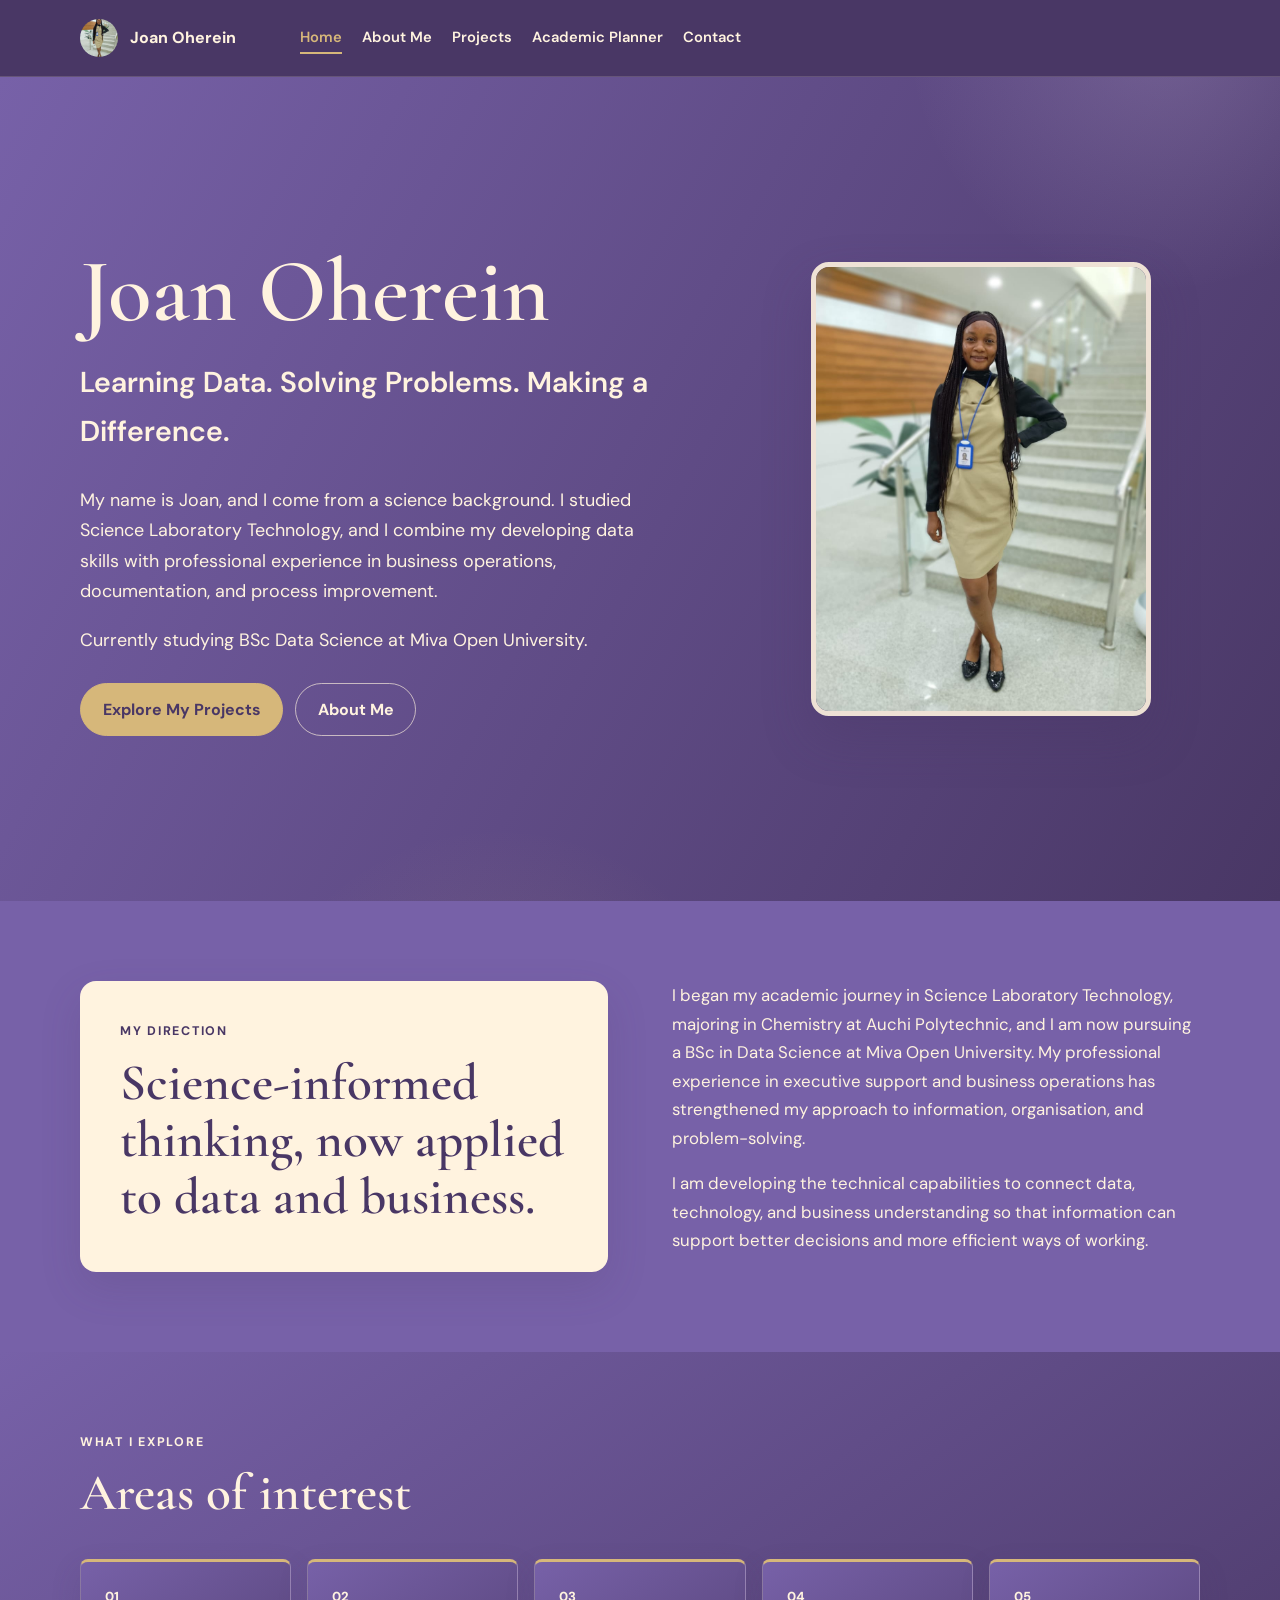
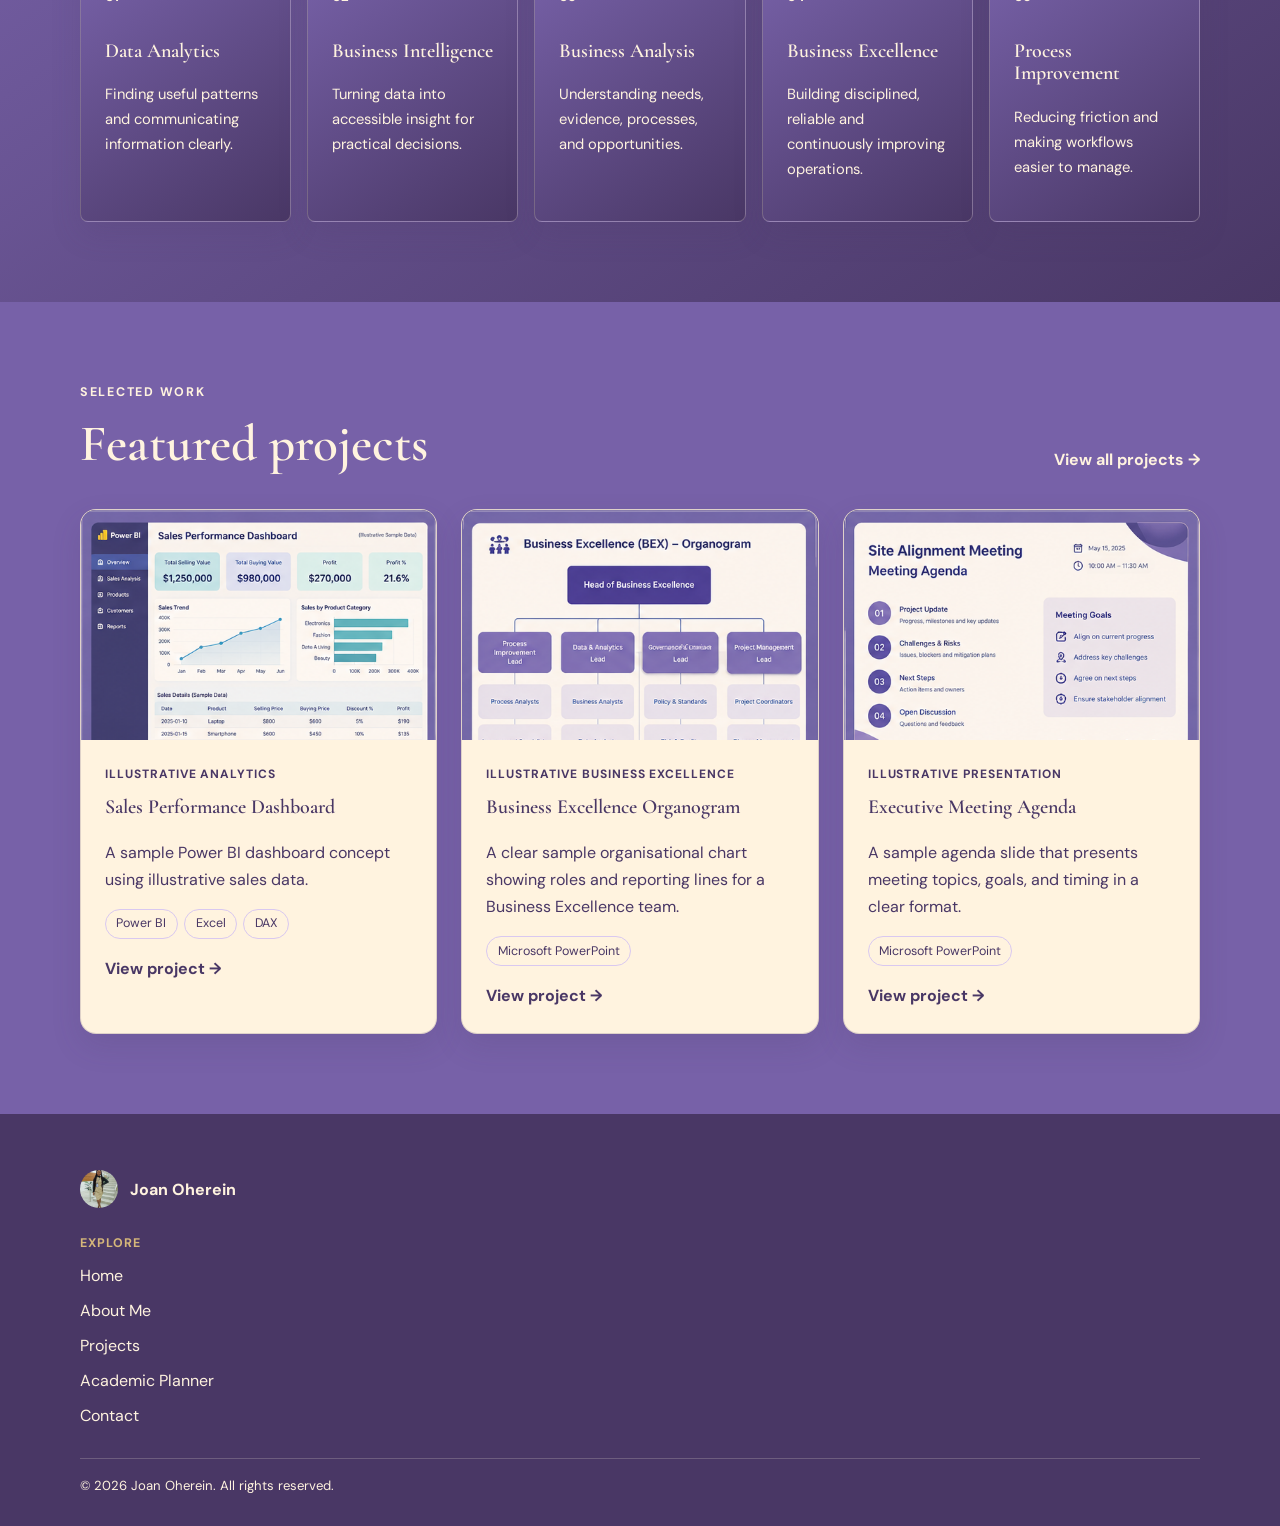
<file: index.html>
<!DOCTYPE html>
<html lang="en">
<head>
  <meta charset="UTF-8">
  <meta name="viewport" content="width=device-width, initial-scale=1.0">
  <meta name="description" content="Portfolio of Joan Oherein, a BSc Data Science student and aspiring data professional.">
  <title>Joan Oherein | Data Science Portfolio</title>
  <link rel="preconnect" href="https://fonts.googleapis.com">
  <link rel="preconnect" href="https://fonts.gstatic.com" crossorigin>
  <link href="https://fonts.googleapis.com/css2?family=Cormorant+Garamond:wght@500;600;700&family=DM+Sans:wght@400;500;600;700&display=swap" rel="stylesheet">
  <link rel="stylesheet" href="css/style.css">
</head>
<body>
  <a class="skip-link" href="#main-content">Skip to main content</a>
  <header class="site-header">
    <div class="container nav-wrap">
      <a class="brand" href="index.html" aria-label="Joan Oherein home"><img class="brand-mark" src="assets/images/Profile.Jpeg" alt=""><span>Joan Oherein</span></a>
      <button class="nav-toggle" type="button" aria-expanded="false" aria-controls="primary-nav" aria-label="Open navigation"><span></span><span></span><span></span></button>
      <nav id="primary-nav" class="primary-nav" aria-label="Primary navigation">
        <a class="active" href="index.html" aria-current="page">Home</a><a href="about.html">About Me</a><a href="projects.html">Projects</a><a href="planner.html">Academic Planner</a><a href="contact.html">Contact</a>
      </nav>
    </div>
  </header>
  <main id="main-content">
    <section class="hero section">
      <div class="container hero-grid">
        <div class="hero-copy reveal">
          <h1>Joan Oherein</h1>
          <p class="hero-tagline">Learning Data. Solving Problems. Making a Difference.</p>
          <p class="lead">My name is Joan, and I come from a science background. I studied Science Laboratory Technology, and I combine my developing data skills with professional experience in business operations, documentation, and process improvement.</p>
          <p class="lead">Currently studying BSc Data Science at Miva Open University.</p>
          <div class="button-row"><a class="button" href="projects.html">Explore My Projects</a><a class="button button-secondary" href="about.html">About Me</a></div>
        </div>
        <figure class="profile-frame reveal">
          <img src="assets/images/Profile.Jpeg" alt="Portrait of Joan Oherein Efelomo">
        </figure>
      </div>
    </section>
    <section class="section">
      <div class="container intro-grid">
        <div><p class="eyebrow">My Direction</p><h2>Science-informed thinking, now applied to data and business.</h2></div>
        <div class="prose"><p>I began my academic journey in Science Laboratory Technology, majoring in Chemistry at Auchi Polytechnic, and I am now pursuing a BSc in Data Science at Miva Open University. My professional experience in executive support and business operations has strengthened my approach to information, organisation, and problem-solving.</p><p>I am developing the technical capabilities to connect data, technology, and business understanding so that information can support better decisions and more efficient ways of working.</p></div>
      </div>
    </section>
    <section class="section section-tinted" aria-labelledby="interests-heading">
      <div class="container"><div class="section-heading"><p class="eyebrow">What I Explore</p><h2 id="interests-heading">Areas of interest</h2></div><div class="interest-grid">
        <article class="interest-card"><span>01</span><h3>Data Analytics</h3><p>Finding useful patterns and communicating information clearly.</p></article>
        <article class="interest-card"><span>02</span><h3>Business Intelligence</h3><p>Turning data into accessible insight for practical decisions.</p></article>
        <article class="interest-card"><span>03</span><h3>Business Analysis</h3><p>Understanding needs, evidence, processes, and opportunities.</p></article>
        <article class="interest-card"><span>04</span><h3>Business Excellence</h3><p>Building disciplined, reliable and continuously improving operations.</p></article>
        <article class="interest-card"><span>05</span><h3>Process Improvement</h3><p>Reducing friction and making workflows easier to manage.</p></article>
      </div></div>
    </section>
    <section class="section" aria-labelledby="featured-heading">
      <div class="container"><div class="section-heading split-heading"><div><p class="eyebrow">Selected Work</p><h2 id="featured-heading">Featured projects</h2></div><a class="text-link" href="projects.html">View all projects <span aria-hidden="true">→</span></a></div><div class="project-grid">
        <article class="project-card"><img src="assets/images/Project%202.png" alt="Illustrative Power BI sales performance dashboard"><div class="project-body"><p class="project-type">Illustrative analytics</p><h3>Sales Performance Dashboard</h3><p>A sample Power BI dashboard concept using illustrative sales data.</p><p class="project-tools"><span>Power BI</span><span>Excel</span><span>DAX</span></p><a class="text-link" href="projects.html#sales-project">View project →</a></div></article>
        <article class="project-card"><img src="assets/images/project%201.png" alt="Illustrative Business Excellence team organogram"><div class="project-body"><p class="project-type">Illustrative business excellence</p><h3>Business Excellence Organogram</h3><p>A clear sample organisational chart showing roles and reporting lines for a Business Excellence team.</p><p class="project-tools"><span>Microsoft PowerPoint</span></p><a class="text-link" href="projects.html#organogram-project">View project →</a></div></article>
        <article class="project-card"><img src="assets/images/Project%203.png" alt="Illustrative executive meeting agenda slide"><div class="project-body"><p class="project-type">Illustrative presentation</p><h3>Executive Meeting Agenda</h3><p>A sample agenda slide that presents meeting topics, goals, and timing in a clear format.</p><p class="project-tools"><span>Microsoft PowerPoint</span></p><a class="text-link" href="projects.html#agenda-project">View project →</a></div></article>
      </div></div>
    </section>
  </main>
  <footer class="site-footer"><div class="container footer-grid"><div><a class="brand brand-light" href="index.html"><img class="brand-mark" src="assets/images/Profile.Jpeg" alt=""><span>Joan Oherein</span></a></div><div class="footer-explore"><span class="footer-section-label">EXPLORE</span><nav aria-label="Footer navigation"><a href="index.html">Home</a><a href="about.html">About Me</a><a href="projects.html">Projects</a><a href="planner.html">Academic Planner</a><a href="contact.html">Contact</a></nav></div></div><div class="container footer-bottom"><p>&copy; <span id="current-year">2026</span> Joan Oherein. All rights reserved.</p></div></footer>
  <script src="js/script.js"></script>
</body>
</html>
</file>
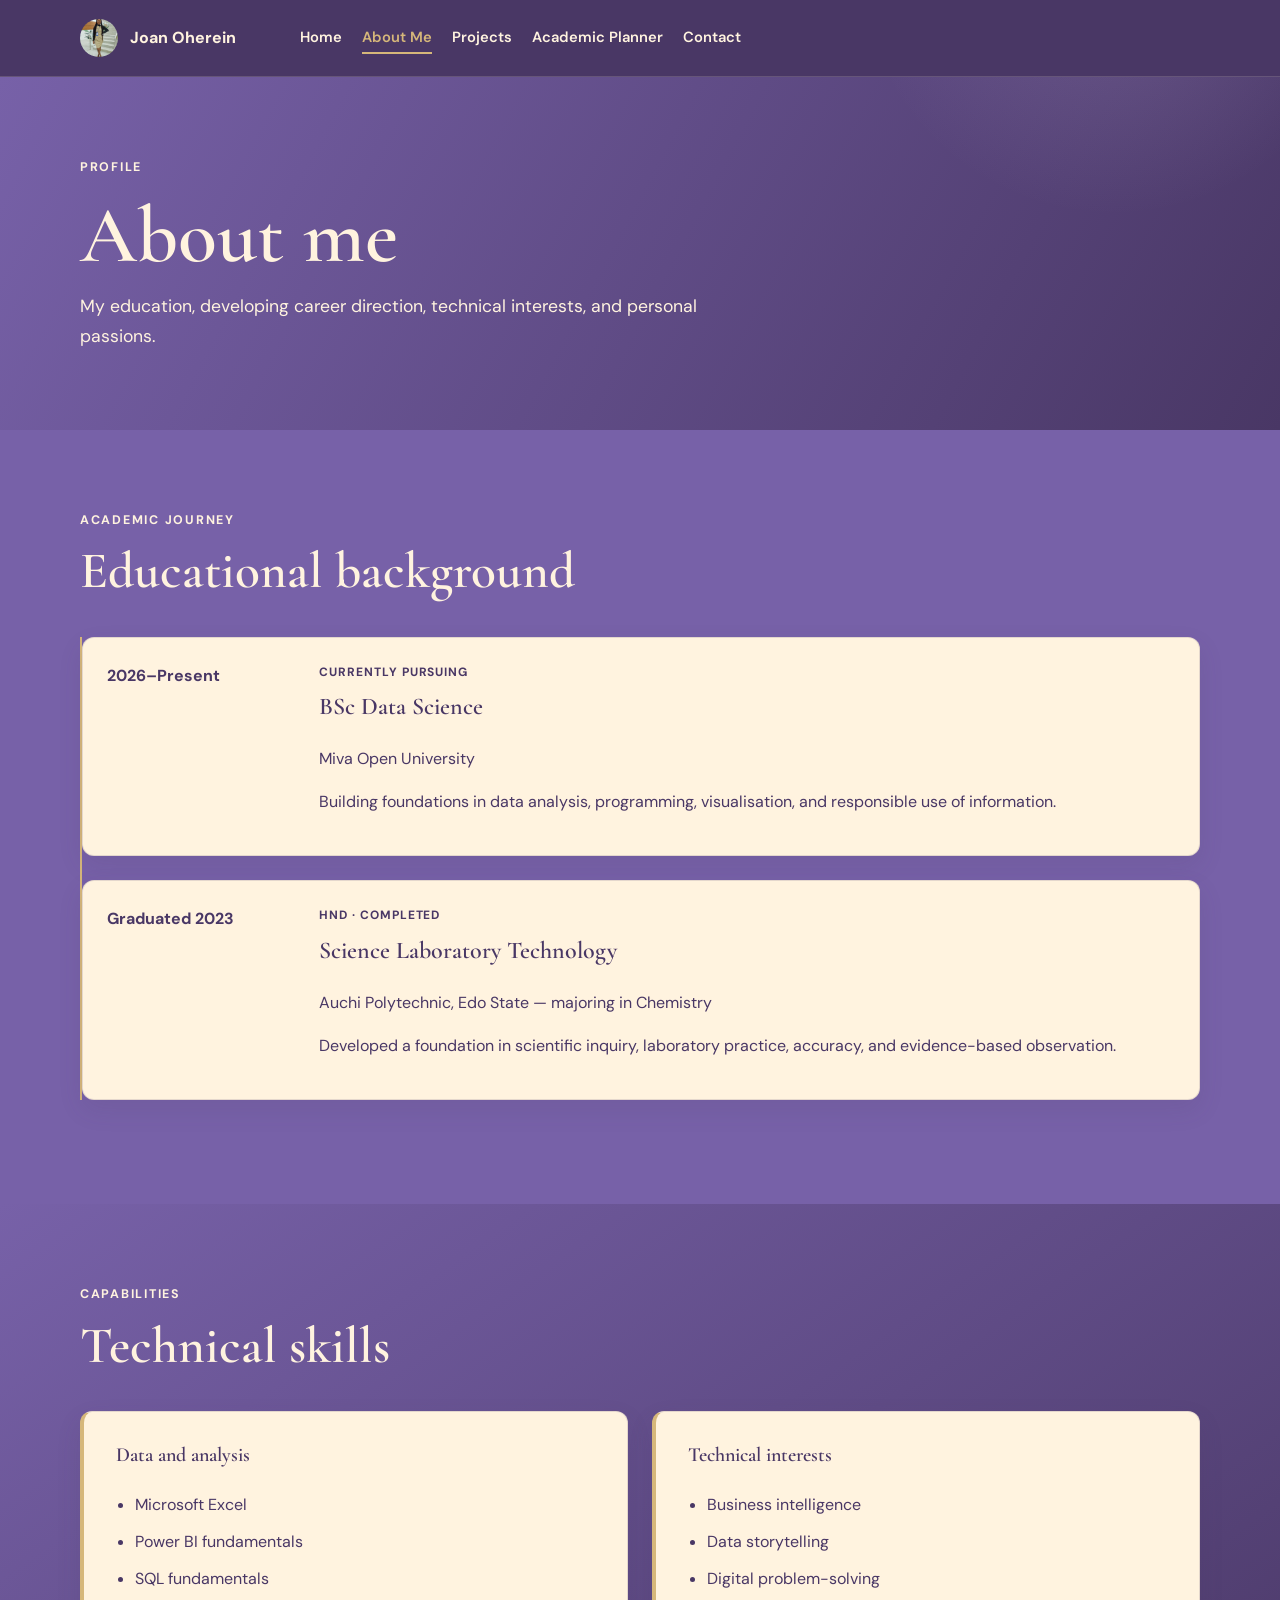
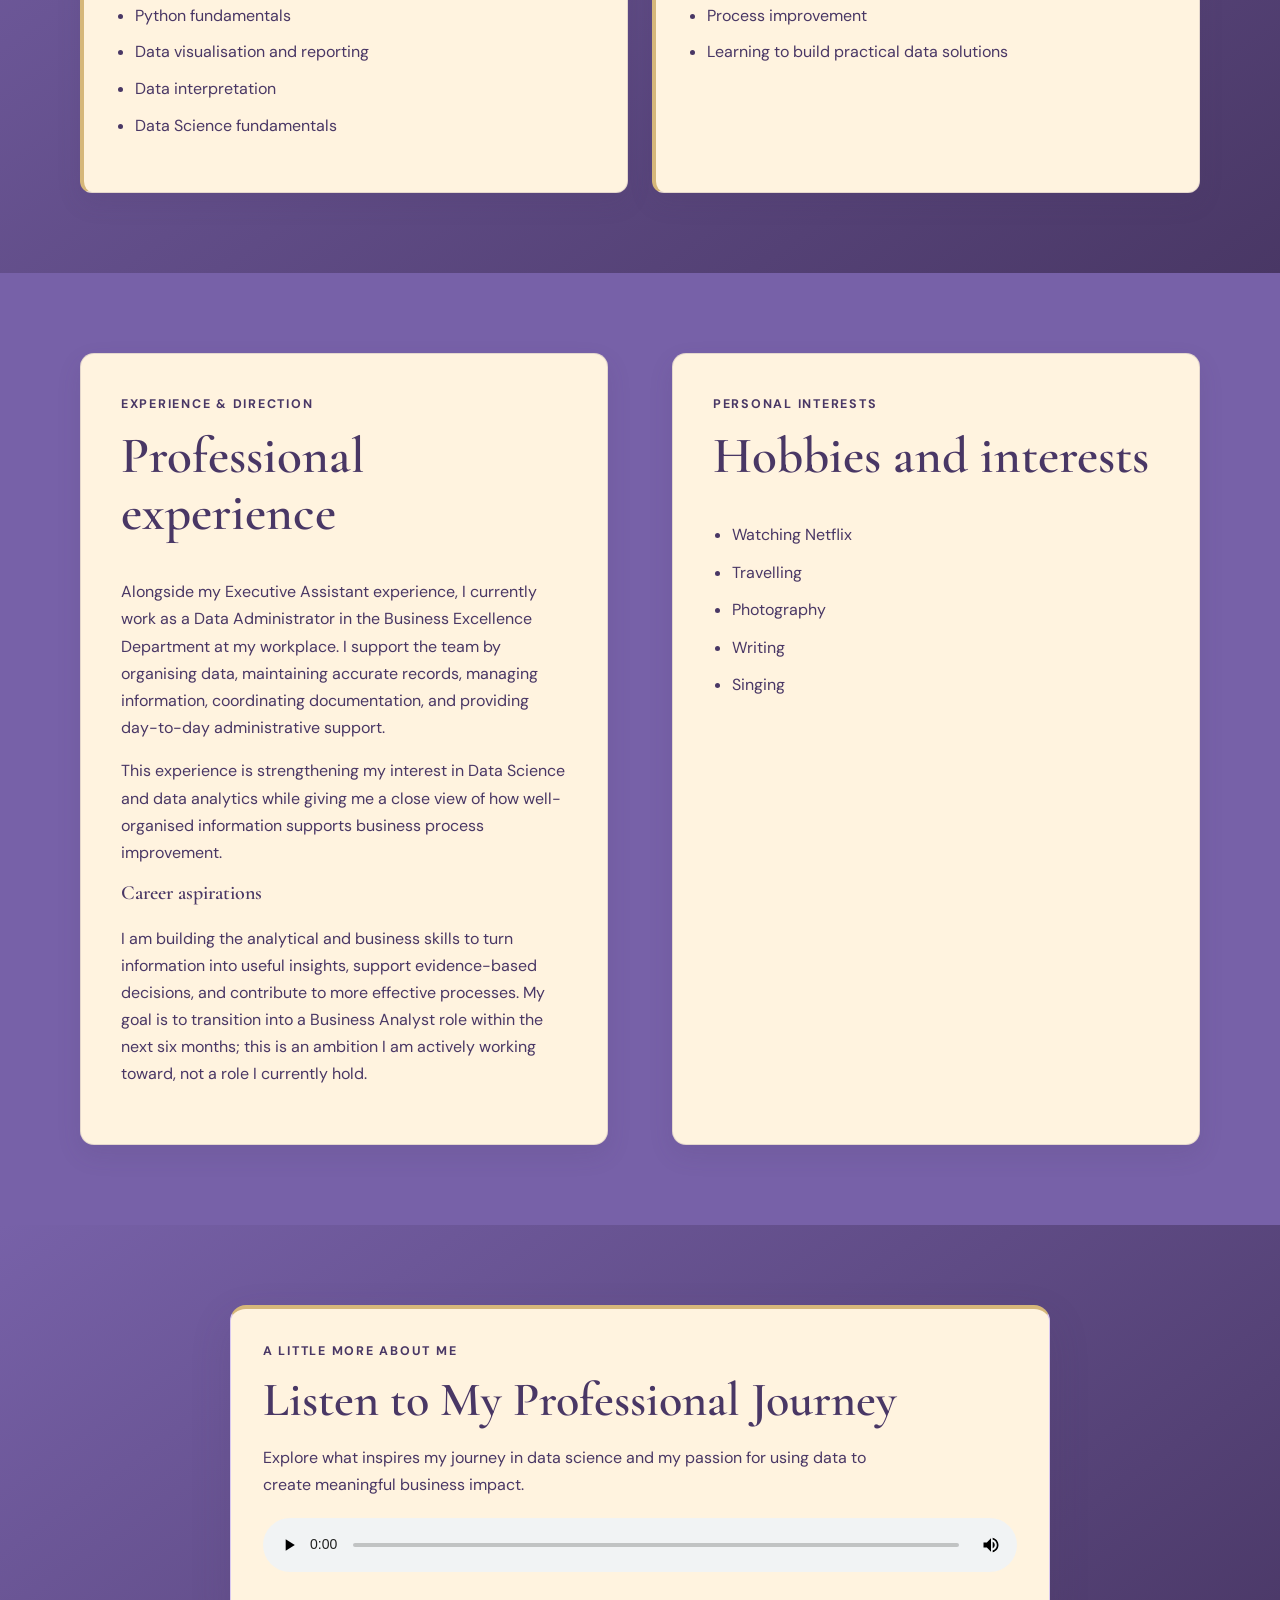
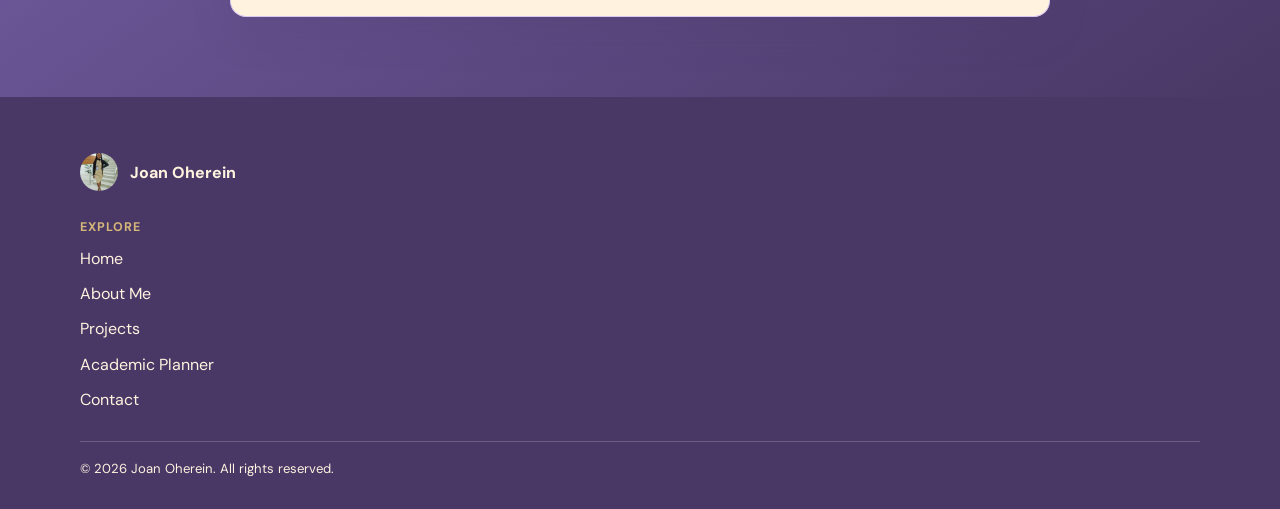
<file: about.html>
<!DOCTYPE html>
<html lang="en">
<head><meta charset="UTF-8"><meta name="viewport" content="width=device-width, initial-scale=1.0"><meta name="description" content="Explore Joan Oherein's educational background, technical skills, career aspirations, hobbies, and interests."><title>About Me | Joan Oherein</title><link rel="preconnect" href="https://fonts.googleapis.com"><link rel="preconnect" href="https://fonts.gstatic.com" crossorigin><link href="https://fonts.googleapis.com/css2?family=Cormorant+Garamond:wght@500;600;700&family=DM+Sans:wght@400;500;600;700&display=swap" rel="stylesheet"><link rel="stylesheet" href="css/style.css"></head>
<body>
<a class="skip-link" href="#main-content">Skip to main content</a>
<header class="site-header"><div class="container nav-wrap"><a class="brand" href="index.html"><img class="brand-mark" src="assets/images/Profile.Jpeg" alt=""><span>Joan Oherein</span></a><button class="nav-toggle" type="button" aria-expanded="false" aria-controls="primary-nav" aria-label="Open navigation"><span></span><span></span><span></span></button><nav id="primary-nav" class="primary-nav" aria-label="Primary navigation"><a href="index.html">Home</a><a class="active" href="about.html" aria-current="page">About Me</a><a href="projects.html">Projects</a><a href="planner.html">Academic Planner</a><a href="contact.html">Contact</a></nav></div></header>
<main id="main-content">
<section class="page-header"><div class="container"><p class="eyebrow">Profile</p><h1>About me</h1><p>My education, developing career direction, technical interests, and personal passions.</p></div></section>
<section class="section" aria-labelledby="education-heading"><div class="container"><div class="section-heading"><p class="eyebrow">Academic Journey</p><h2 id="education-heading">Educational background</h2></div><div class="timeline">
<article class="timeline-item"><div class="timeline-date">2026–Present</div><div><p class="project-type">Currently pursuing</p><h3>BSc Data Science</h3><p>Miva Open University</p><p>Building foundations in data analysis, programming, visualisation, and responsible use of information.</p></div></article>
<article class="timeline-item"><div class="timeline-date">Graduated 2023</div><div><p class="project-type">HND · Completed</p><h3>Science Laboratory Technology</h3><p>Auchi Polytechnic, Edo State — majoring in Chemistry</p><p>Developed a foundation in scientific inquiry, laboratory practice, accuracy, and evidence-based observation.</p></div></article>
</div></div></section>
<section class="section section-tinted" aria-labelledby="skills-heading"><div class="container"><div class="section-heading"><p class="eyebrow">Capabilities</p><h2 id="skills-heading">Technical skills</h2></div><div class="skill-columns"><article><h3>Data and analysis</h3><ul><li>Microsoft Excel</li><li>Power BI fundamentals</li><li>SQL fundamentals</li><li>Python fundamentals</li><li>Data visualisation and reporting</li><li>Data interpretation</li><li>Data Science fundamentals</li></ul></article><article><h3>Technical interests</h3><ul><li>Business intelligence</li><li>Data storytelling</li><li>Digital problem-solving</li><li>Process improvement</li><li>Learning to build practical data solutions</li></ul></article></div></div></section>


<section class="section" aria-labelledby="career-heading"><div class="container two-column"><article><div class="section-heading"><p class="eyebrow">Experience &amp; Direction</p><h2 id="career-heading">Professional experience</h2></div><p>Alongside my Executive Assistant experience, I currently work as a Data Administrator in the Business Excellence Department at my workplace. I support the team by organising data, maintaining accurate records, managing information, coordinating documentation, and providing day-to-day administrative support.</p><p>This experience is strengthening my interest in Data Science and data analytics while giving me a close view of how well-organised information supports business process improvement.</p><h3>Career aspirations</h3><p>I am building the analytical and business skills to turn information into useful insights, support evidence-based decisions, and contribute to more effective processes. My goal is to transition into a Business Analyst role within the next six months; this is an ambition I am actively working toward, not a role I currently hold.</p></article><aside><div class="section-heading"><p class="eyebrow">Personal Interests</p><h2>Hobbies and interests</h2></div><ul class="check-list"><li>Watching Netflix</li><li>Travelling</li><li>Photography</li><li>Writing</li><li>Singing</li></ul></aside></div></section>
<section class="section section-tinted" aria-labelledby="audio-heading"><div class="container audio-card"><div class="section-heading"><p class="eyebrow">A Little More About Me</p><h2 id="audio-heading">Listen to My Professional Journey</h2></div><p class="audio-description">Explore what inspires my journey in data science and my passion for using data to create meaningful business impact.</p><audio controls preload="metadata" aria-label="Audio recording: My Professional Journey"><source src="assets/audio/Joan%20intoduction.mp3.ogg" type="audio/ogg; codecs=&quot;opus&quot;">Your browser does not support audio playback. You can open the recording from <a href="assets/audio/Joan%20intoduction.mp3.ogg">assets/audio/Joan intoduction.mp3.ogg</a>.</audio></div></section>
</main>
<footer class="site-footer"><div class="container footer-grid"><div><a class="brand brand-light" href="index.html"><img class="brand-mark" src="assets/images/Profile.Jpeg" alt=""><span>Joan Oherein</span></a></div><div class="footer-explore"><span class="footer-section-label">EXPLORE</span><nav aria-label="Footer navigation"><a href="index.html">Home</a><a href="about.html">About Me</a><a href="projects.html">Projects</a><a href="planner.html">Academic Planner</a><a href="contact.html">Contact</a></nav></div></div><div class="container footer-bottom"><p>&copy; <span id="current-year">2026</span> Joan Oherein. All rights reserved.</p></div></footer>
<script src="js/script.js"></script>
</body></html>
</file>
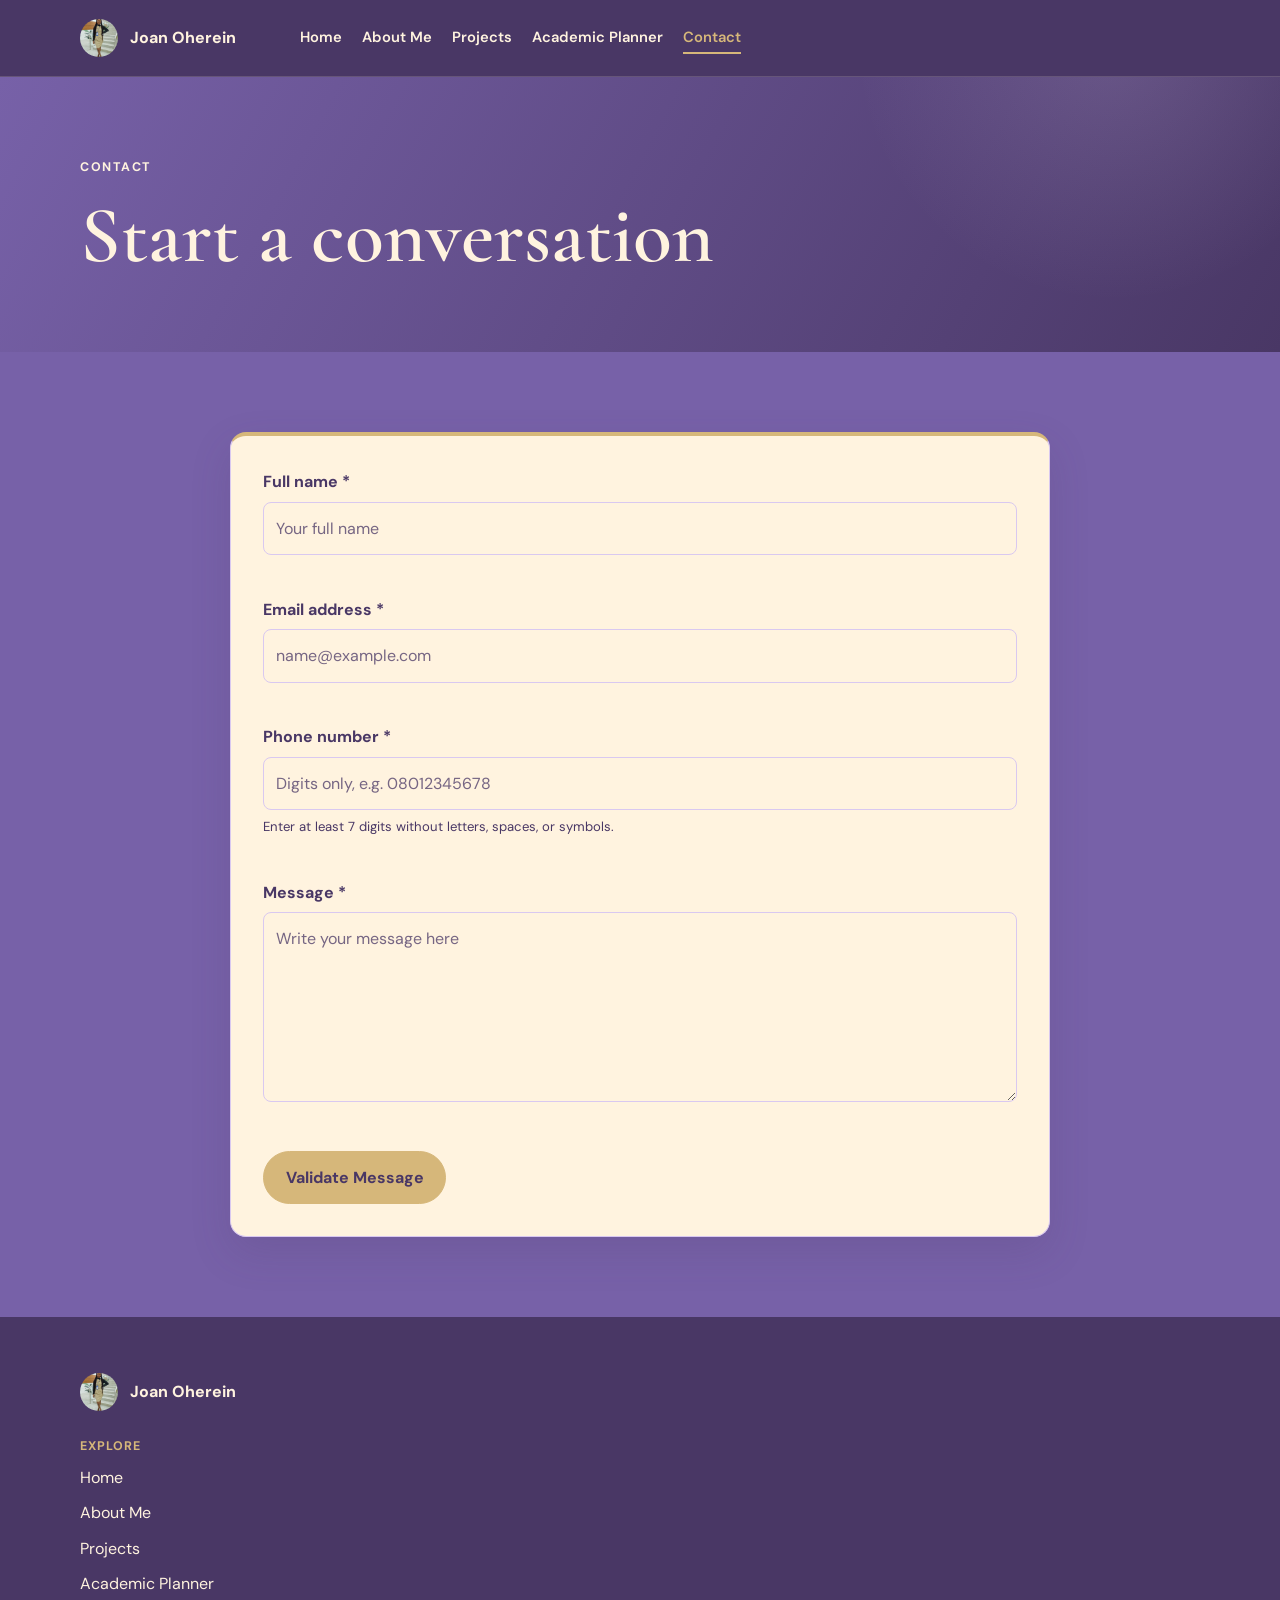
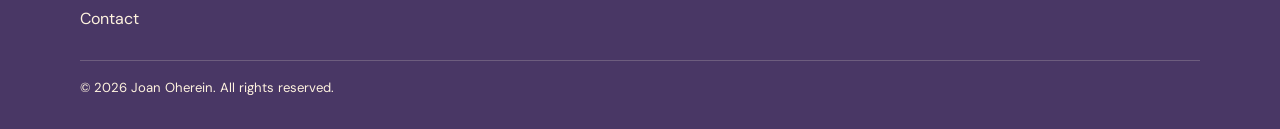
<file: contact.html>
<!DOCTYPE html>
<html lang="en">
<head><meta charset="UTF-8"><meta name="viewport" content="width=device-width, initial-scale=1.0"><meta name="description" content="Contact Joan Oherein and use the front-end validated portfolio contact form."><title>Contact | Joan Oherein</title><link rel="preconnect" href="https://fonts.googleapis.com"><link rel="preconnect" href="https://fonts.gstatic.com" crossorigin><link href="https://fonts.googleapis.com/css2?family=Cormorant+Garamond:wght@500;600;700&family=DM+Sans:wght@400;500;600;700&display=swap" rel="stylesheet"><link rel="stylesheet" href="css/style.css"></head>
<body>
<a class="skip-link" href="#main-content">Skip to main content</a>
<header class="site-header"><div class="container nav-wrap"><a class="brand" href="index.html"><img class="brand-mark" src="assets/images/Profile.Jpeg" alt=""><span>Joan Oherein</span></a><button class="nav-toggle" type="button" aria-expanded="false" aria-controls="primary-nav" aria-label="Open navigation"><span></span><span></span><span></span></button><nav id="primary-nav" class="primary-nav" aria-label="Primary navigation"><a href="index.html">Home</a><a href="about.html">About Me</a><a href="projects.html">Projects</a><a href="planner.html">Academic Planner</a><a class="active" href="contact.html" aria-current="page">Contact</a></nav></div></header>
<main id="main-content"><section class="page-header"><div class="container"><p class="eyebrow">Contact</p><h1>Start a conversation</h1></div></section>
<section class="section"><div class="container contact-form-wrap">
<form id="contact-form" class="contact-form" novalidate><div class="field"><label for="full-name">Full name <span aria-hidden="true">*</span></label><input id="full-name" name="fullName" type="text" autocomplete="name" placeholder="Your full name" aria-describedby="full-name-error"><p id="full-name-error" class="field-error" aria-live="polite"></p></div><div class="field"><label for="email">Email address <span aria-hidden="true">*</span></label><input id="email" name="email" type="email" autocomplete="email" placeholder="name@example.com" aria-describedby="email-error"><p id="email-error" class="field-error" aria-live="polite"></p></div><div class="field"><label for="phone">Phone number <span aria-hidden="true">*</span></label><input id="phone" name="phone" type="tel" inputmode="numeric" autocomplete="tel" placeholder="Digits only, e.g. 08012345678" aria-describedby="phone-error"><p id="phone-hint" class="field-hint">Enter at least 7 digits without letters, spaces, or symbols.</p><p id="phone-error" class="field-error" aria-live="polite"></p></div><div class="field"><label for="message">Message <span aria-hidden="true">*</span></label><textarea id="message" name="message" rows="6" placeholder="Write your message here" aria-describedby="message-error"></textarea><p id="message-error" class="field-error" aria-live="polite"></p></div><button class="button" type="submit">Validate Message</button><div id="form-success" class="form-success" role="status" aria-live="polite"></div></form></div></section></main>
<footer class="site-footer"><div class="container footer-grid"><div><a class="brand brand-light" href="index.html"><img class="brand-mark" src="assets/images/Profile.Jpeg" alt=""><span>Joan Oherein</span></a></div><div class="footer-explore"><span class="footer-section-label">EXPLORE</span><nav aria-label="Footer navigation"><a href="index.html">Home</a><a href="about.html">About Me</a><a href="projects.html">Projects</a><a href="planner.html">Academic Planner</a><a href="contact.html">Contact</a></nav></div></div><div class="container footer-bottom"><p>&copy; <span id="current-year">2026</span> Joan Oherein. All rights reserved.</p></div></footer>
<script src="js/script.js"></script>
</body></html>
</file>
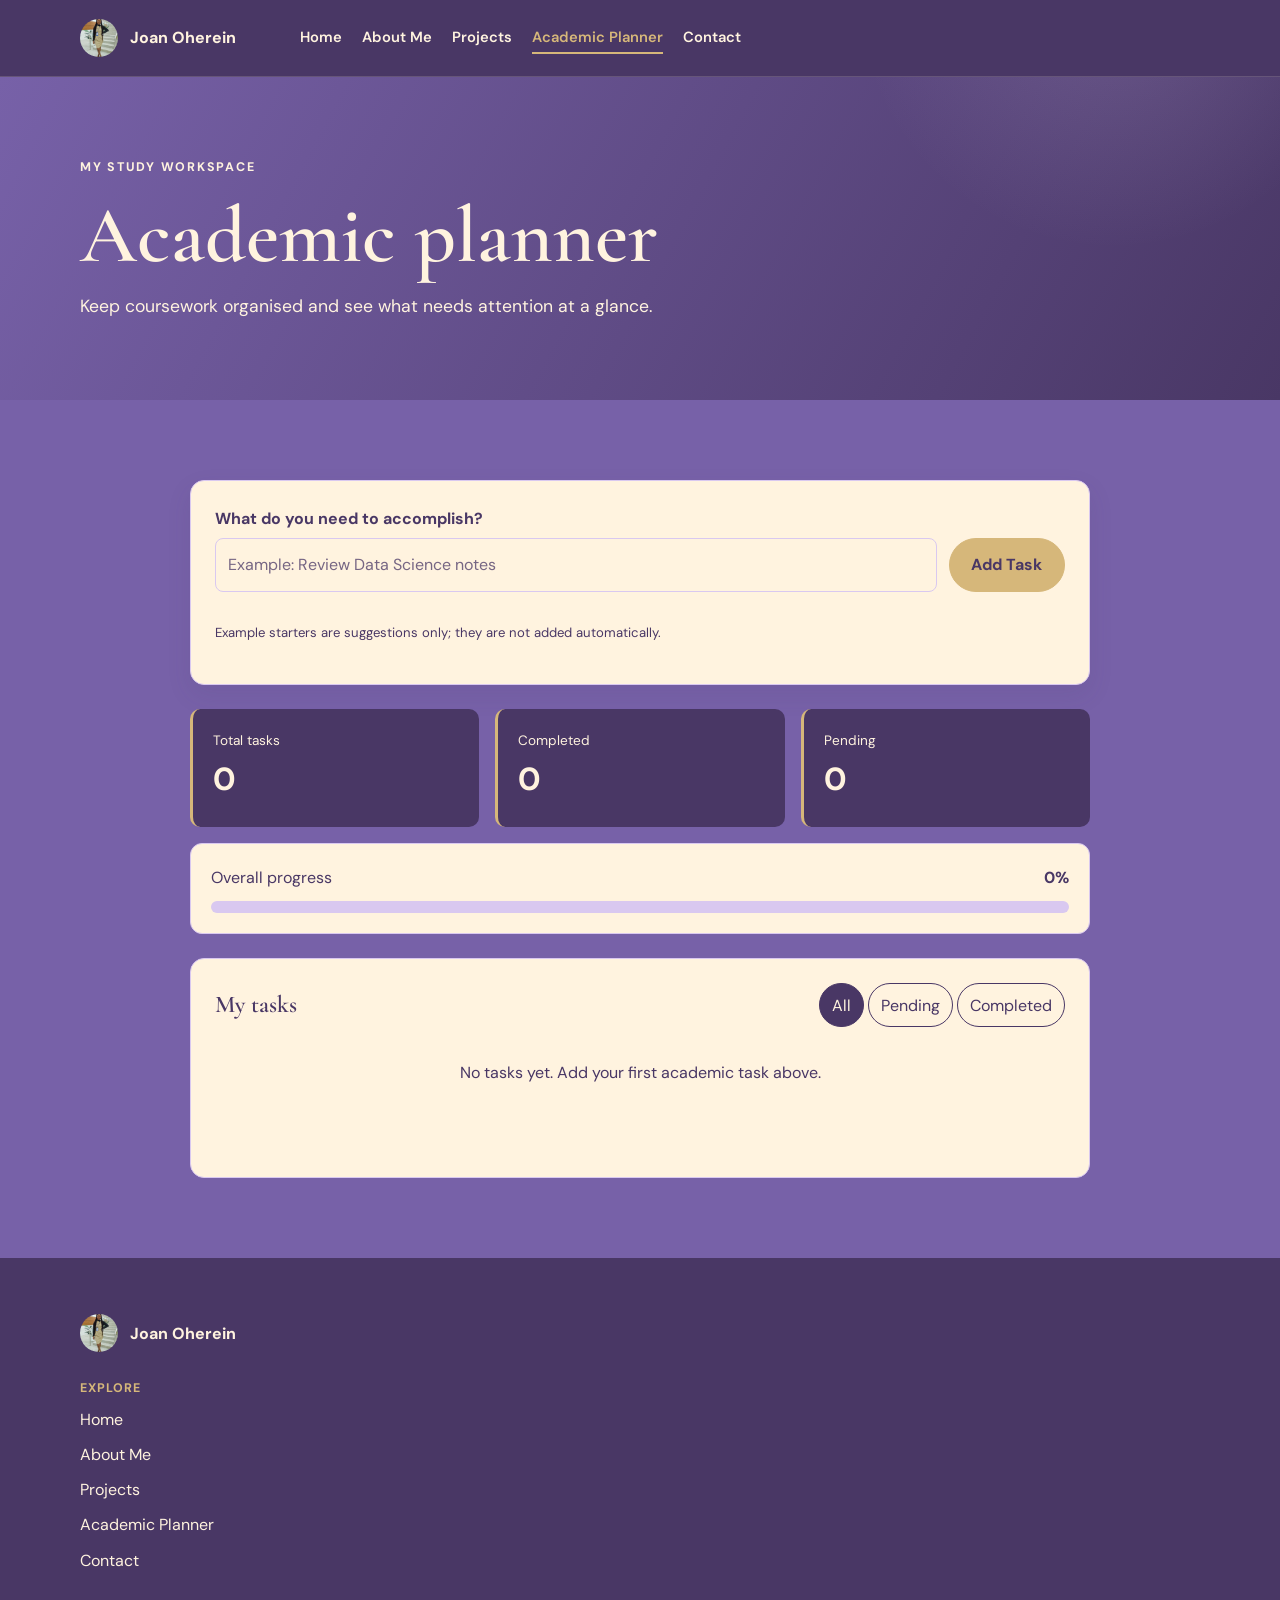
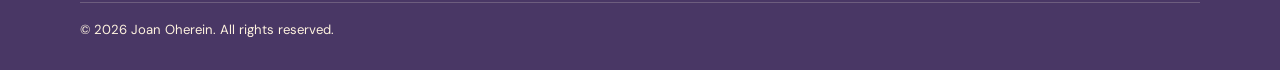
<file: planner.html>
<!DOCTYPE html>
<html lang="en">
<head><meta charset="UTF-8"><meta name="viewport" content="width=device-width, initial-scale=1.0"><meta name="description" content="Interactive academic task planner for organising coursework and monitoring progress."><title>Academic Planner | Joan Oherein</title><link rel="preconnect" href="https://fonts.googleapis.com"><link rel="preconnect" href="https://fonts.gstatic.com" crossorigin><link href="https://fonts.googleapis.com/css2?family=Cormorant+Garamond:wght@500;600;700&family=DM+Sans:wght@400;500;600;700&display=swap" rel="stylesheet"><link rel="stylesheet" href="css/style.css"></head>
<body>
<a class="skip-link" href="#main-content">Skip to main content</a>
<header class="site-header"><div class="container nav-wrap"><a class="brand" href="index.html"><img class="brand-mark" src="assets/images/Profile.Jpeg" alt=""><span>Joan Oherein</span></a><button class="nav-toggle" type="button" aria-expanded="false" aria-controls="primary-nav" aria-label="Open navigation"><span></span><span></span><span></span></button><nav id="primary-nav" class="primary-nav" aria-label="Primary navigation"><a href="index.html">Home</a><a href="about.html">About Me</a><a href="projects.html">Projects</a><a class="active" href="planner.html" aria-current="page">Academic Planner</a><a href="contact.html">Contact</a></nav></div></header>
<main id="main-content"><section class="page-header planner-header"><div class="container"><p class="eyebrow">My Study Workspace</p><h1>Academic planner</h1><p>Keep coursework organised and see what needs attention at a glance.</p></div></section>
<section class="section planner-section"><div class="container planner-dashboard">
<form id="task-form" class="task-entry" novalidate><div class="field task-field"><label for="task-input">What do you need to accomplish?</label><div class="task-input-row"><input id="task-input" name="task" type="text" maxlength="120" placeholder="Example: Review Data Science notes"><button class="button" type="submit">Add Task</button></div><p id="task-error" class="field-error" role="alert"></p><p class="field-hint">Example starters are suggestions only; they are not added automatically.</p></div></form>
<div class="summary-grid" aria-label="Task summary"><article><span>Total tasks</span><strong id="total-count">0</strong></article><article><span>Completed</span><strong id="completed-count">0</strong></article><article><span>Pending</span><strong id="pending-count">0</strong></article></div>
<div class="progress-panel"><div><span>Overall progress</span><strong id="progress-label">0%</strong></div><div class="progress-track" role="progressbar" aria-label="Task completion" aria-valuemin="0" aria-valuemax="100" aria-valuenow="0"><div id="progress-bar" class="progress-bar"></div></div></div>
<section class="task-panel" aria-labelledby="task-list-heading"><div class="task-panel-head"><h2 id="task-list-heading">My tasks</h2><div class="filters" role="group" aria-label="Filter tasks"><button class="filter-button active" type="button" data-filter="all" aria-pressed="true">All</button><button class="filter-button" type="button" data-filter="pending" aria-pressed="false">Pending</button><button class="filter-button" type="button" data-filter="completed" aria-pressed="false">Completed</button></div></div><ul id="task-list" class="task-list" aria-live="polite"></ul><p id="empty-state" class="empty-state">No tasks yet. Add your first academic task above.</p></section>
</div></section></main>
<footer class="site-footer"><div class="container footer-grid"><div><a class="brand brand-light" href="index.html"><img class="brand-mark" src="assets/images/Profile.Jpeg" alt=""><span>Joan Oherein</span></a></div><div class="footer-explore"><span class="footer-section-label">EXPLORE</span><nav aria-label="Footer navigation"><a href="index.html">Home</a><a href="about.html">About Me</a><a href="projects.html">Projects</a><a href="planner.html">Academic Planner</a><a href="contact.html">Contact</a></nav></div></div><div class="container footer-bottom"><p>&copy; <span id="current-year">2026</span> Joan Oherein. All rights reserved.</p></div></footer>
<script src="js/script.js"></script>
</body></html>
</file>
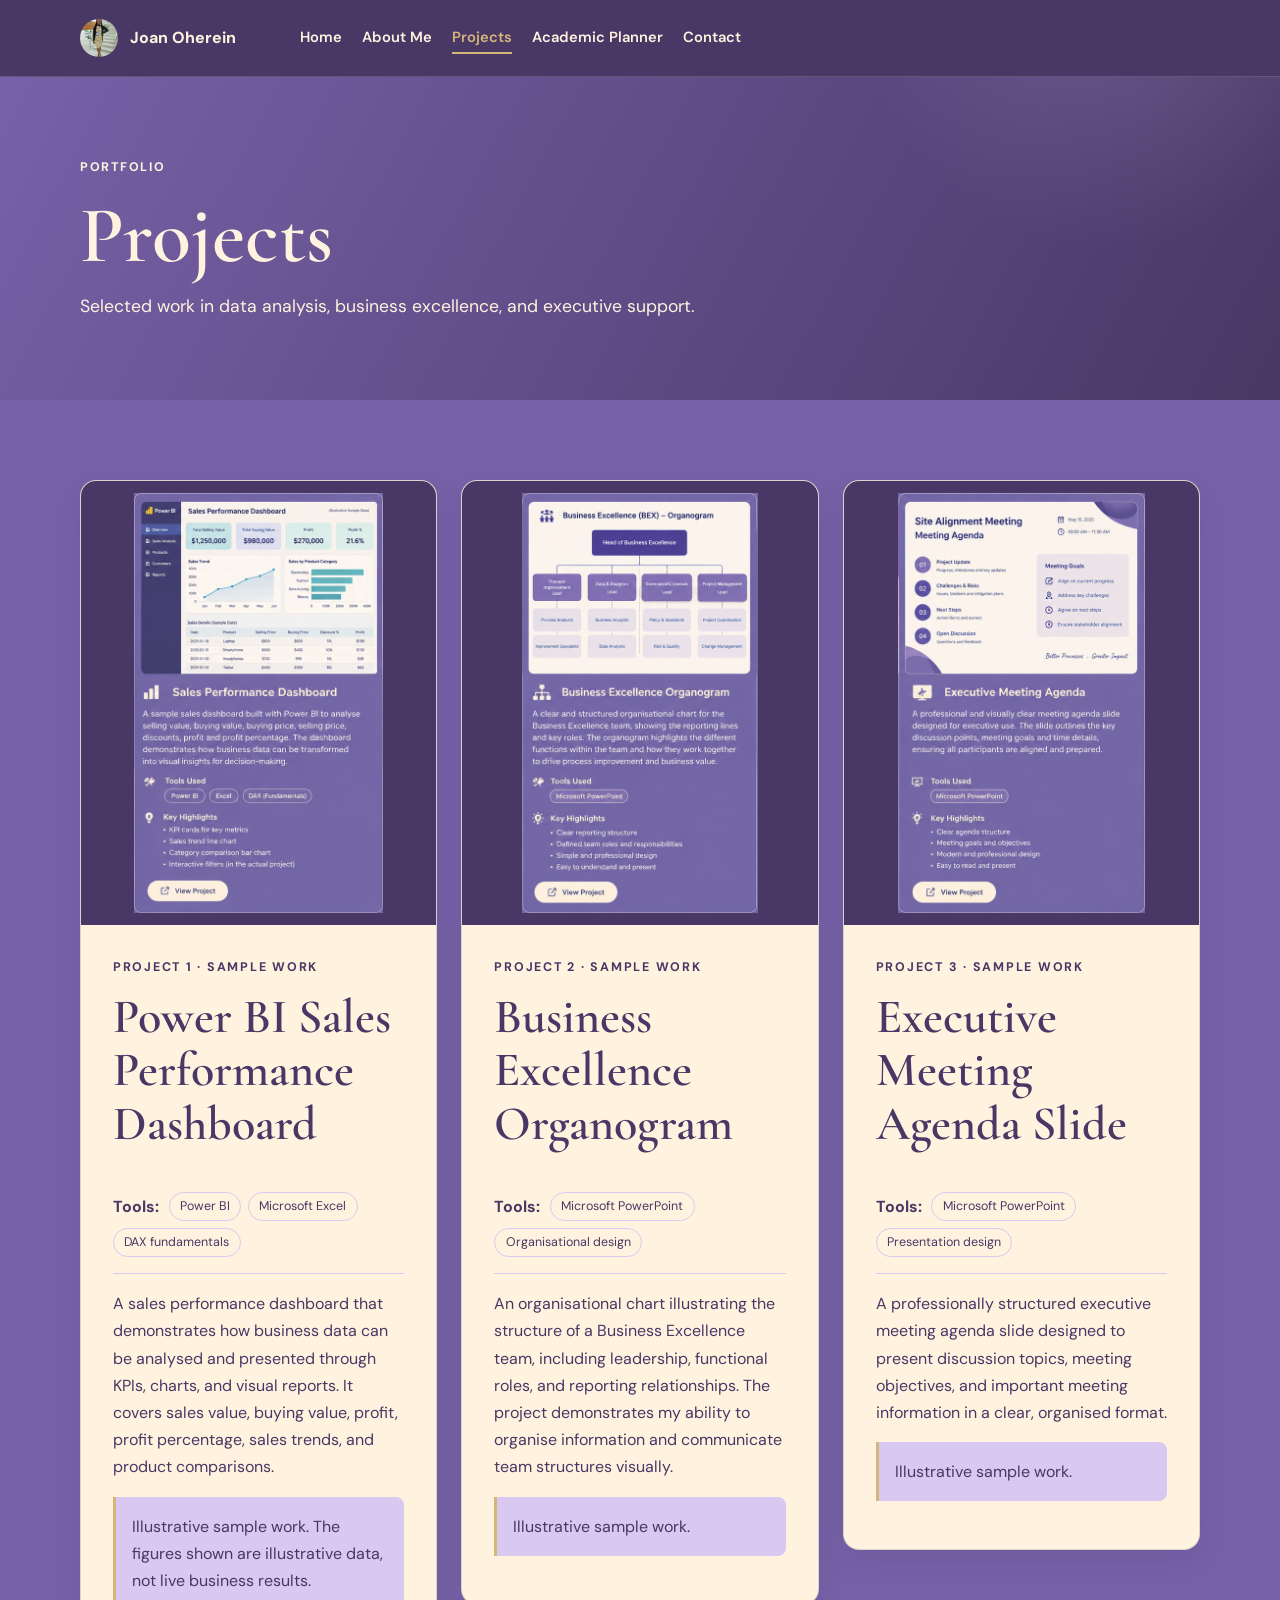
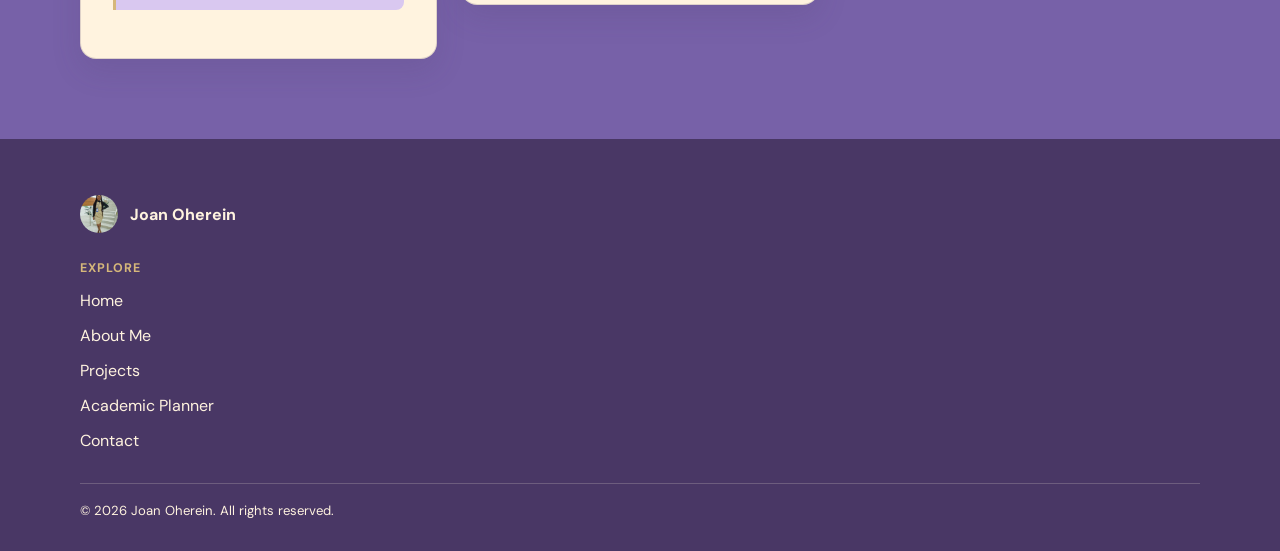
<file: projects.html>
<!DOCTYPE html>
<html lang="en">
<head><meta charset="UTF-8"><meta name="viewport" content="width=device-width, initial-scale=1.0"><meta name="description" content="Data analytics, business excellence, and executive presentation projects by Joan Oherein."><title>Projects | Joan Oherein</title><link rel="preconnect" href="https://fonts.googleapis.com"><link rel="preconnect" href="https://fonts.gstatic.com" crossorigin><link href="https://fonts.googleapis.com/css2?family=Cormorant+Garamond:wght@500;600;700&family=DM+Sans:wght@400;500;600;700&display=swap" rel="stylesheet"><link rel="stylesheet" href="css/style.css"></head>
<body>
<a class="skip-link" href="#main-content">Skip to main content</a>
<header class="site-header"><div class="container nav-wrap"><a class="brand" href="index.html"><img class="brand-mark" src="assets/images/Profile.Jpeg" alt=""><span>Joan Oherein</span></a><button class="nav-toggle" type="button" aria-expanded="false" aria-controls="primary-nav" aria-label="Open navigation"><span></span><span></span><span></span></button><nav id="primary-nav" class="primary-nav" aria-label="Primary navigation"><a href="index.html">Home</a><a href="about.html">About Me</a><a class="active" href="projects.html" aria-current="page">Projects</a><a href="planner.html">Academic Planner</a><a href="contact.html">Contact</a></nav></div></header>
<main id="main-content"><section class="page-header"><div class="container"><p class="eyebrow">Portfolio</p><h1>Projects</h1><p>Selected work in data analysis, business excellence, and executive support.</p></div></section>
<section class="section"><div class="container project-detail-list">
<article class="project-detail" id="sales-project"><div class="project-detail-image"><a class="project-preview" href="assets/images/Project%202.png" target="_blank" rel="noopener" aria-label="Open full-size preview of the Power BI Sales Performance Dashboard"><img src="assets/images/Project%202.png" alt="Illustrative Power BI sales performance dashboard screenshot"></a></div><div class="project-detail-copy"><p class="eyebrow">Project 1 · Sample work</p><h2>Power BI Sales Performance Dashboard</h2><p class="project-tools"><strong>Tools:</strong><span>Power BI</span><span>Microsoft Excel</span><span>DAX fundamentals</span></p><p>A sales performance dashboard that demonstrates how business data can be analysed and presented through KPIs, charts, and visual reports. It covers sales value, buying value, profit, profit percentage, sales trends, and product comparisons.</p><p class="note">Illustrative sample work. The figures shown are illustrative data, not live business results.</p></div></article>
<article class="project-detail" id="organogram-project"><div class="project-detail-image"><a class="project-preview" href="assets/images/project%201.png" target="_blank" rel="noopener" aria-label="Open full-size preview of the Business Excellence Organogram"><img src="assets/images/project%201.png" alt="Illustrative Business Excellence team organogram screenshot"></a></div><div class="project-detail-copy"><p class="eyebrow">Project 2 · Sample work</p><h2>Business Excellence Organogram</h2><p class="project-tools"><strong>Tools:</strong><span>Microsoft PowerPoint</span><span>Organisational design</span></p><p>An organisational chart illustrating the structure of a Business Excellence team, including leadership, functional roles, and reporting relationships. The project demonstrates my ability to organise information and communicate team structures visually.</p><p class="note">Illustrative sample work.</p></div></article>
<article class="project-detail" id="agenda-project"><div class="project-detail-image"><a class="project-preview" href="assets/images/Project%203.png" target="_blank" rel="noopener" aria-label="Open full-size preview of the Executive Meeting Agenda Slide"><img src="assets/images/Project%203.png" alt="Illustrative executive meeting agenda slide screenshot"></a></div><div class="project-detail-copy"><p class="eyebrow">Project 3 · Sample work</p><h2>Executive Meeting Agenda Slide</h2><p class="project-tools"><strong>Tools:</strong><span>Microsoft PowerPoint</span><span>Presentation design</span></p><p>A professionally structured executive meeting agenda slide designed to present discussion topics, meeting objectives, and important meeting information in a clear, organised format.</p><p class="note">Illustrative sample work.</p></div></article>
</div></section></main>
<footer class="site-footer"><div class="container footer-grid"><div><a class="brand brand-light" href="index.html"><img class="brand-mark" src="assets/images/Profile.Jpeg" alt=""><span>Joan Oherein</span></a></div><div class="footer-explore"><span class="footer-section-label">EXPLORE</span><nav aria-label="Footer navigation"><a href="index.html">Home</a><a href="about.html">About Me</a><a href="projects.html">Projects</a><a href="planner.html">Academic Planner</a><a href="contact.html">Contact</a></nav></div></div><div class="container footer-bottom"><p>&copy; <span id="current-year">2026</span> Joan Oherein. All rights reserved.</p></div></footer>
<script src="js/script.js"></script>
</body></html>
</file>
<file: css/style.css>
/* Joan's portfolio: shared visual system */
:root {
  color-scheme: light;
  --lavender: #7761A8;
  --aubergine: #493765;
  --cream: #FFF3DF;
  --orchid: #D9C8F0;
  --champagne: #D6B77A;
  --space-1: .5rem; --space-2: 1rem; --space-3: 1.5rem; --space-4: 2rem;
  --space-5: 3rem; --space-6: 5rem; --radius: 8px;
  --shadow: 0 16px 40px rgba(73,55,101,.16);
}
* { box-sizing: border-box; }
html { scroll-behavior: smooth; background: var(--lavender); }
body { margin: 0; color: var(--cream); background: var(--lavender); font-family: "DM Sans", sans-serif; line-height: 1.7; animation: page-enter .45s ease both; }
img, video { max-width: 100%; display: block; }
a { color: inherit; }
button, input, textarea { font: inherit; }
button, a { -webkit-tap-highlight-color: transparent; }
:focus-visible { outline: 3px solid var(--champagne); outline-offset: 3px; }
.container { width: min(1120px, calc(100% - 40px)); margin-inline: auto; }
.section { padding: var(--space-6) 0; }
.section-tinted { background: linear-gradient(145deg, var(--lavender), var(--aubergine)); }
.skip-link { position: fixed; left: 1rem; top: -5rem; z-index: 100; padding: .75rem 1rem; background: var(--aubergine); color: var(--cream); font-weight: 700; }
.skip-link:focus { top: 1rem; }

/* Header and navigation */
.site-header { position: sticky; top: 0; z-index: 50; background: var(--aubergine); border-bottom: 1px solid rgba(255,243,223,.16); }
.nav-wrap { height: 76px; display: flex; align-items: center; justify-content: flex-start; }
.brand { display: inline-flex; gap: .75rem; align-items: center; text-decoration: none; font-weight: 750; }
.brand-mark { width: 38px; height: 38px; display: block; border-radius: 50%; object-fit: cover; }
.primary-nav { display: flex; align-items: center; gap: 1.25rem; margin-left: clamp(2rem, 5vw, 4rem); }
.primary-nav a { position: relative; min-height: 44px; display: inline-flex; align-items: center; text-decoration: none; color: var(--cream); font-size: .92rem; font-weight: 600; transition: color .2s ease; }
.primary-nav a::after { content: ""; position: absolute; left: 0; right: 100%; bottom: .35rem; height: 2px; background: var(--champagne); transition: right .2s ease; }
.primary-nav a:hover::after, .primary-nav a.active::after { right: 0; }
.primary-nav a.active, .primary-nav a:hover { color: var(--champagne); }
.nav-toggle { display: none; width: 44px; height: 44px; border: 0; background: transparent; padding: 10px; }
.nav-toggle span { display: block; height: 2px; margin: 5px 0; background: var(--cream); transition: transform .2s, opacity .2s; }
.nav-toggle[aria-expanded="true"] span:nth-child(1) { transform: translateY(7px) rotate(45deg); }
.nav-toggle[aria-expanded="true"] span:nth-child(2) { opacity: 0; }
.nav-toggle[aria-expanded="true"] span:nth-child(3) { transform: translateY(-7px) rotate(-45deg); }

/* Shared type and controls */
h1, h2, h3 { margin-top: 0; line-height: 1.12; letter-spacing: 0; font-family: "Cormorant Garamond", Georgia, serif; font-weight: 600; }
h1 { font-size: clamp(2.7rem, 7vw, 5.6rem); }
h2 { font-size: clamp(2rem, 4vw, 3.25rem); }
h3 { font-size: 1.25rem; }
p { margin-top: 0; }
.eyebrow { color: var(--cream); font-size: .78rem; font-weight: 700; letter-spacing: .14em; text-transform: uppercase; }
.lead { max-width: 620px; color: var(--cream); font-size: 1.12rem; }
.button-row { display: flex; flex-wrap: wrap; gap: .75rem; margin-top: 1.75rem; }
.button { min-height: 48px; display: inline-flex; align-items: center; justify-content: center; border: 1px solid var(--champagne); border-radius: 999px; padding: .75rem 1.35rem; background: var(--champagne); color: var(--aubergine); text-decoration: none; font-weight: 700; cursor: pointer; transition: transform .2s, background .2s, box-shadow .2s; }
.button:hover { transform: translateY(-2px); background: var(--cream); border-color: var(--cream); box-shadow: 0 10px 24px rgba(73,55,101,.25); }
.button:active { transform: translateY(0); }
.button-secondary { background: transparent; color: var(--cream); border-color: rgba(255,243,223,.65); }
.button-secondary:hover { background: var(--cream); color: var(--aubergine); border-color: var(--cream); }
.button-small { min-height: 42px; font-size: .9rem; }
.text-link { color: var(--aubergine); font-weight: 700; text-decoration: none; }
.section:not(.section-tinted) > .container > .section-heading .text-link { color: var(--cream); }
.text-link { display: inline-block; transition: transform .2s ease, color .2s ease; }
.text-link:hover { transform: translateX(3px); text-decoration: underline; }
.section-heading { margin-bottom: 2.25rem; }
.section-heading h2 { margin-bottom: 0; }
.split-heading { display: flex; align-items: end; justify-content: space-between; gap: 2rem; }

/* Home */
.hero { min-height: calc(100vh - 76px); display: grid; align-items: center; overflow: hidden; position: relative; background: linear-gradient(118deg, var(--lavender) 0%, var(--aubergine) 100%); isolation: isolate; }
.hero::before, .hero::after { position: absolute; z-index: -1; width: clamp(18rem, 42vw, 38rem); aspect-ratio: 1; border-radius: 50%; content: ""; pointer-events: none; }
.hero::before { top: -38%; right: -12%; background: radial-gradient(circle, rgba(217,200,240,.2), rgba(217,200,240,0) 68%); animation: ambient-drift 18s ease-in-out infinite alternate; }
.hero::after { bottom: -55%; left: 18%; background: radial-gradient(circle, rgba(214,183,122,.14), rgba(214,183,122,0) 68%); animation: ambient-drift 22s ease-in-out -5s infinite alternate-reverse; }
.hero-grid { position: relative; z-index: 1; display: grid; grid-template-columns: 1.15fr .85fr; gap: clamp(2rem, 7vw, 6rem); align-items: center; }
.hero-copy h1 { margin-bottom: 1rem; }
.hero-copy > .eyebrow, .hero-copy > h1, .hero-copy > .hero-tagline, .hero-copy > .lead, .hero-copy > .button-row { animation: hero-reveal .7s ease both; }
.hero-copy > h1 { animation-delay: .08s; }
.hero-copy > .hero-tagline { animation-delay: .16s; }
.hero-copy > .lead { animation-delay: .24s; }
.hero-copy > .button-row { animation-delay: .32s; }
.hero-tagline { color: var(--cream); font-size: clamp(1.2rem, 2.3vw, 1.8rem); font-weight: 600; }
.profile-frame { width: min(340px, 100%); aspect-ratio: 3/4; justify-self: center; margin: 0; }
.profile-frame img { position: relative; width: 100%; height: 100%; border: 5px solid rgba(255,243,223,.9); border-radius: 18px; object-fit: cover; object-position: center 25%; box-shadow: 0 22px 48px rgba(73,55,101,.28); }
.profile-frame img { transition: transform .45s ease, box-shadow .45s ease; }
.profile-frame:hover img { transform: translateY(-4px); box-shadow: 0 28px 54px rgba(73,55,101,.34); }
.intro-grid { display: grid; grid-template-columns: 1fr 1fr; gap: 4rem; }
.intro-grid > div:first-child { padding: clamp(1.5rem, 4vw, 2.5rem); border-radius: 16px; background: var(--cream); color: var(--aubergine); box-shadow: var(--shadow); }
.intro-grid > div:first-child .eyebrow { color: var(--aubergine); }
.intro-grid > div:first-child h2 { color: var(--aubergine); }
.intro-grid h2 { margin-bottom: 0; }
.prose { color: var(--cream); font-size: 1.05rem; }
.interest-grid { display: grid; grid-template-columns: repeat(5, 1fr); gap: 1rem; }
.interest-card { min-height: 220px; display: flex; flex-direction: column; padding: 1.5rem; border: 1px solid rgba(255,243,223,.25); border-top: 3px solid var(--champagne); border-radius: var(--radius); background: linear-gradient(145deg, var(--lavender), var(--aubergine)); box-shadow: 0 12px 30px rgba(73,55,101,.16); }
.interest-card span { color: var(--cream); font-size: .82rem; font-weight: 800; }
.interest-card h3 { margin-top: 2rem; }
.interest-card p { color: var(--cream); font-size: .92rem; }
.project-grid { display: grid; grid-template-columns: repeat(3, 1fr); gap: 1.5rem; }
.project-card { overflow: hidden; border: 1px solid rgba(73,55,101,.18); border-radius: 16px; background: var(--cream); color: var(--aubergine); box-shadow: 0 12px 30px rgba(73,55,101,.14); transition: transform .25s ease, box-shadow .25s ease; }
.project-card:hover { transform: translateY(-5px); box-shadow: 0 20px 42px rgba(73,55,101,.24); }
.project-card:focus-within { transform: translateY(-3px); box-shadow: 0 20px 42px rgba(73,55,101,.24); }
.project-card img { width: 100%; height: 230px; object-fit: cover; object-position: top center; background: var(--aubergine); transition: transform .35s ease; }
.project-card:hover img { transform: scale(1.025); }
.project-body { padding: 1.5rem; }
.project-type { color: var(--aubergine); font-size: .75rem; font-weight: 700; letter-spacing: .08em; text-transform: uppercase; }
.project-card h3 { color: var(--aubergine); }
.project-card p:not(.project-type) { color: var(--aubergine); }
.project-card .text-link { color: var(--aubergine); }
.project-tools { display: flex; flex-wrap: wrap; gap: .4rem; }
.project-tools span { border: 1px solid var(--orchid); border-radius: 999px; padding: .2rem .65rem; color: var(--aubergine); font-size: .78rem; }
.audio-card { max-width: 820px; padding: clamp(1.25rem, 4vw, 2rem); border: 1px solid var(--orchid); border-top: 4px solid var(--champagne); border-radius: 16px; background: var(--cream); color: var(--aubergine); box-shadow: var(--shadow); }
.audio-card .section-heading { margin-bottom: 1rem; }
.audio-card .section-heading .eyebrow, .audio-card .section-heading h2 { color: var(--aubergine); }
.audio-card .section-heading h2 { font-size: clamp(2rem, 4vw, 3rem); }
.audio-description { max-width: 650px; }
.audio-card audio { display: block; width: 100%; margin: 1.25rem 0 .75rem; }
.audio-note { margin: 0; color: var(--aubergine); font-size: .9rem; }
.audio-card code { overflow-wrap: anywhere; }
/* Inner pages */
.page-header { position: relative; overflow: hidden; isolation: isolate; padding: 5rem 0 3.75rem; background: linear-gradient(118deg, var(--lavender), var(--aubergine)); color: var(--cream); }
.page-header::after { position: absolute; z-index: -1; top: -110%; right: -8%; width: clamp(18rem, 42vw, 38rem); aspect-ratio: 1; border-radius: 50%; background: radial-gradient(circle, rgba(217,200,240,.16), rgba(217,200,240,0) 68%); content: ""; pointer-events: none; animation: ambient-drift 20s ease-in-out infinite alternate; }
.page-header > .container { position: relative; z-index: 1; }
.page-header h1 { margin-bottom: .75rem; font-size: clamp(3rem, 8vw, 5rem); }
.page-header p:not(.eyebrow) { max-width: 650px; color: var(--cream); font-size: 1.1rem; }
.about-grid { display: grid; grid-template-columns: .75fr 1.25fr; gap: clamp(2rem, 7vw, 6rem); align-items: center; }
.about-photo { width: 100%; max-height: 620px; object-fit: cover; }
.timeline { border-left: 2px solid var(--champagne); }
.timeline-item { display: grid; grid-template-columns: 180px 1fr; gap: 2rem; margin: 0 0 1.5rem; padding: 1.5rem; border: 1px solid rgba(73,55,101,.15); border-radius: 12px; background: var(--cream); color: var(--aubergine); box-shadow: 0 10px 24px rgba(73,55,101,.12); }
.timeline-date { color: var(--aubergine); font-weight: 700; }
.timeline-item h3 { color: var(--aubergine); }
.timeline-item h3 { font-size: 1.5rem; }
.two-column { display: grid; grid-template-columns: 1fr 1fr; gap: 4rem; }
.two-column > article, .two-column > aside { padding: clamp(1.5rem, 4vw, 2.5rem); border: 1px solid rgba(73,55,101,.15); border-radius: 14px; background: var(--cream); color: var(--aubergine); box-shadow: 0 10px 24px rgba(73,55,101,.12); }
.two-column .eyebrow { color: var(--aubergine); }
.two-column h2 { color: var(--aubergine); }
.two-column p, .two-column li { color: var(--aubergine); }
.check-list, .skill-columns ul, .project-detail-copy ul, .project-detail-copy ol { padding-left: 1.2rem; }
.check-list li { margin-bottom: .65rem; }
.skill-columns { display: grid; grid-template-columns: 1fr 1fr; gap: 1.5rem; }
.skill-columns article { padding: 2rem; border: 1px solid rgba(73,55,101,.15); border-left: 4px solid var(--champagne); border-radius: 12px; background: var(--cream); color: var(--aubergine); box-shadow: 0 10px 24px rgba(73,55,101,.12); }
.skill-columns article h3 { color: var(--aubergine); }
.skill-columns li { padding: .3rem 0; }
.table-wrap { overflow-x: auto; border: 1px solid var(--orchid); }
table { width: 100%; min-width: 720px; border-collapse: collapse; background: var(--cream); color: var(--aubergine); }
caption { padding: 1rem; text-align: left; color: var(--cream); }
th, td { padding: 1rem; border-bottom: 1px solid var(--orchid); text-align: left; vertical-align: top; }
th { background: var(--aubergine); color: var(--cream); }
tbody tr:nth-child(even) { background: var(--orchid); color: var(--aubergine); }
.multimedia-grid { display: grid; grid-template-columns: 1fr 1fr; gap: 3rem; align-items: center; }
video { width: 100%; min-height: 280px; background: var(--aubergine); border-radius: 12px; }
.small { color: var(--cream); font-size: .82rem; }
.project-detail-list { display: grid; grid-template-columns: repeat(3, minmax(0, 1fr)); align-items: start; gap: 1.5rem; }
.project-detail { min-width: 0; overflow: hidden; display: flex; flex-direction: column; gap: 0; align-items: stretch; border: 1px solid rgba(73,55,101,.18); border-radius: 16px; background: var(--cream); color: var(--aubergine); box-shadow: 0 12px 30px rgba(73,55,101,.14); transition: transform .25s ease, box-shadow .25s ease; }
.project-detail:hover { transform: translateY(-4px); box-shadow: 0 20px 42px rgba(73,55,101,.22); }
.project-detail-image { width: 100%; aspect-ratio: 4 / 5; position: static; overflow: hidden; padding: .75rem; background: var(--aubergine); }
.project-preview { display: block; width: 100%; height: 100%; }
.project-preview:focus-visible { outline: 3px solid var(--champagne); outline-offset: -3px; }
.project-detail-image img { display: block; width: 100%; height: 100%; object-fit: contain; transition: transform .35s ease; }
.project-detail:hover .project-detail-image img { transform: scale(1.025); }
.project-detail-copy { padding: clamp(1.25rem, 3vw, 2rem); }
.project-detail-copy h2 { color: var(--aubergine); font-size: clamp(2rem, 4vw, 3rem); }
.project-detail-copy > p:not(.eyebrow), .project-detail-copy li { color: var(--aubergine); }
.project-detail-copy .eyebrow { color: var(--aubergine); }
.project-detail-copy .project-tools { align-items: center; padding-bottom: 1rem; border-bottom: 1px solid var(--orchid); }
.project-detail-copy .project-tools strong { margin-right: .2rem; }
.note { padding: 1rem; border-left: 3px solid var(--champagne); border-radius: 0 8px 8px 0; background: var(--orchid); color: var(--aubergine); }
.project-detail-copy h3 { color: var(--aubergine); }
.project-detail .button { background: var(--aubergine); border-color: var(--aubergine); color: var(--cream); }
.project-detail .button:hover { background: var(--lavender); border-color: var(--lavender); }

/* Planner */
.planner-dashboard { max-width: 900px; }
.task-entry { margin-bottom: 1.5rem; padding: 1.5rem; border: 1px solid var(--orchid); border-radius: 14px; background: var(--cream); color: var(--aubergine); box-shadow: 0 10px 24px rgba(73,55,101,.1); }
.task-input-row { display: grid; grid-template-columns: 1fr auto; gap: .75rem; }
.summary-grid { display: grid; grid-template-columns: repeat(3, 1fr); gap: 1rem; margin-bottom: 1rem; }
.summary-grid article { padding: 1.25rem; border-left: 3px solid var(--champagne); border-radius: 10px; background: var(--aubergine); color: var(--cream); }
.summary-grid span { display: block; color: var(--cream); font-size: .85rem; }
.summary-grid strong { font-size: 2rem; }
.progress-panel { margin-bottom: 1.5rem; padding: 1.25rem; border: 1px solid var(--orchid); border-radius: 12px; background: var(--cream); color: var(--aubergine); }
.progress-panel > div:first-child { display: flex; justify-content: space-between; margin-bottom: .65rem; }
.progress-track { height: 12px; overflow: hidden; border-radius: 20px; background: var(--orchid); }
.progress-bar { width: 0; height: 100%; border-radius: inherit; background: var(--aubergine); transition: width .3s ease; }
.task-panel { min-height: 220px; padding: 1.5rem; border: 1px solid var(--orchid); border-radius: 14px; background: var(--cream); color: var(--aubergine); }
.task-panel-head { display: flex; justify-content: space-between; gap: 1rem; align-items: center; margin-bottom: 1rem; }
.task-panel-head h2 { margin: 0; font-size: 1.5rem; }
.filters { display: flex; gap: .25rem; }
.filter-button { min-height: 44px; border: 1px solid var(--aubergine); border-radius: 999px; background: var(--cream); color: var(--aubergine); padding: .45rem .75rem; cursor: pointer; transition: background .2s, color .2s; }
.filter-button.active, .filter-button:hover { border-color: var(--aubergine); background: var(--aubergine); color: var(--cream); }
.task-list { list-style: none; padding: 0; margin: 0; }
.task-item { display: grid; grid-template-columns: auto 1fr auto; gap: 1rem; align-items: center; padding: .85rem 0; border-bottom: 1px solid var(--orchid); }
.task-item .task-title { color: var(--aubergine); }
.task-item.completed .task-title { color: var(--aubergine); opacity: .7; text-decoration: line-through; }
.task-checkbox { width: 20px; height: 20px; accent-color: var(--aubergine); }
.delete-task { min-width: 44px; min-height: 44px; border: 1px solid transparent; border-radius: 50%; background: transparent; color: var(--aubergine); font-size: 1.35rem; cursor: pointer; }
.delete-task:hover { border-color: var(--orchid); background: var(--orchid); }
.empty-state { margin: 2rem 0; color: var(--aubergine); text-align: center; }

/* Contact and forms */
.contact-form-wrap { max-width: 820px; }
.contact-form { padding: clamp(1.25rem, 4vw, 2rem); border: 1px solid var(--orchid); border-top: 4px solid var(--champagne); border-radius: 16px; background: var(--cream); color: var(--aubergine); box-shadow: var(--shadow); }
.field { margin-bottom: 1rem; }
.field label { display: block; margin-bottom: .4rem; font-weight: 700; }
.field input, .field textarea { width: 100%; min-height: 48px; border: 1px solid var(--orchid); border-radius: 8px; padding: .75rem; background: var(--cream); color: var(--aubergine); }
.field input::placeholder, .field textarea::placeholder { color: var(--aubergine); opacity: .75; }
.field textarea { resize: vertical; }
.field input[aria-invalid="true"], .field textarea[aria-invalid="true"] { border-color: var(--aubergine); box-shadow: 0 0 0 1px var(--aubergine); }
.field-error { min-height: 1.3rem; margin: .25rem 0 0; color: var(--aubergine); font-size: .82rem; }
.field-hint { margin: .35rem 0 0; color: var(--aubergine); font-size: .82rem; }
.form-success { display: none; margin-top: 1rem; padding: 1rem; border-left: 3px solid var(--aubergine); border-radius: 0 8px 8px 0; background: var(--orchid); color: var(--aubergine); }
.form-success.visible { display: block; }

/* Footer and animation */
.site-footer { padding: 3.5rem 0 1rem; background: var(--aubergine); color: var(--cream); }
.footer-grid { display: grid; grid-template-columns: 1fr; justify-items: start; gap: 1.25rem; }
.brand-light .brand-mark { background: var(--champagne); color: var(--aubergine); }
.footer-grid p { margin-top: 1rem; color: var(--cream); }
.footer-grid nav { display: flex; flex-direction: column; align-items: flex-start; gap: .5rem; }
.footer-grid nav a { color: var(--cream); text-decoration: none; }
.footer-grid nav a:hover { color: var(--champagne); text-decoration: underline; }
.footer-explore { display: grid; justify-items: start; gap: .65rem; }
.footer-section-label { color: var(--champagne); font-size: .78rem; font-weight: 700; letter-spacing: .08em; line-height: 1.2; }
.footer-bottom { margin-top: 1.75rem; padding-top: 1rem; border-top: 1px solid rgba(255,243,223,.2); color: var(--cream); font-size: .82rem; }
.reveal { animation: reveal .7s ease both; }
.profile-frame.reveal { animation-delay: .12s; }
@keyframes reveal { from { opacity: 0; transform: translateY(18px); } to { opacity: 1; transform: translateY(0); } }
@keyframes page-enter { from { opacity: 0; } to { opacity: 1; } }
@keyframes hero-reveal { from { opacity: 0; transform: translateY(14px); } to { opacity: 1; transform: translateY(0); } }
@keyframes ambient-drift { from { transform: translate3d(-2%, 1%, 0) scale(.96); } to { transform: translate3d(3%, -2%, 0) scale(1.04); } }
.reveal-on-scroll { opacity: 0; transform: translateY(20px); transition: opacity .65s ease, transform .65s cubic-bezier(.2,.7,.2,1); }
.reveal-on-scroll.is-visible { opacity: 1; transform: translateY(0); }
.interest-grid > :nth-child(2), .project-grid > :nth-child(2), .timeline > :nth-child(2) { transition-delay: 80ms; }
.interest-grid > :nth-child(3), .project-grid > :nth-child(3), .timeline > :nth-child(3) { transition-delay: 160ms; }
.interest-grid > :nth-child(4) { transition-delay: 240ms; }
.interest-grid > :nth-child(5) { transition-delay: 320ms; }
.button:focus-visible, .filter-button:focus-visible, .delete-task:focus-visible, .nav-toggle:focus-visible { outline: 3px solid var(--champagne); outline-offset: 4px; }

/* Responsive layouts */
@media (max-width: 960px) {
  .primary-nav { gap: .85rem; }
  .primary-nav a { font-size: .82rem; }
  .interest-grid { grid-template-columns: repeat(3, 1fr); }
  .profile-frame { width: min(320px, 100%); }
  .project-detail-list { grid-template-columns: repeat(2, minmax(0, 1fr)); }
}
@media (max-width: 760px) {
  .container { width: min(100% - 28px, 1120px); }
  .section { padding: 3.75rem 0; }
  .nav-wrap { height: 68px; }
  .nav-toggle { display: block; }
  .primary-nav { position: absolute; left: 0; right: 0; top: 68px; display: none; margin-left: 0; padding: .75rem 14px 1rem; background: var(--aubergine); border-bottom: 1px solid rgba(255,243,223,.2); box-shadow: 0 12px 20px rgba(73,55,101,.24); }
  .primary-nav.open { display: grid; }
  .primary-nav a { padding: .75rem; }
  .hero { min-height: auto; }
  .hero-grid, .intro-grid, .about-grid, .two-column, .skill-columns, .multimedia-grid { grid-template-columns: 1fr; }
  .project-detail-list { grid-template-columns: 1fr; }
  .hero-grid { gap: 3.5rem; }
  .profile-frame { width: min(280px, 100%); margin-inline: auto; }
  .interest-grid, .project-grid { grid-template-columns: 1fr; }
  .interest-card { min-height: 170px; }
  .split-heading { align-items: start; flex-direction: column; }
  .timeline-item { grid-template-columns: 1fr; gap: .5rem; }
  .footer-grid { gap: 1rem; }
  .footer-grid nav { gap: .5rem; }
}
@media (max-width: 560px) {
  h1 { font-size: 3rem; }
  .page-header { padding-block: 3.5rem 2.75rem; }
  .button-row .button { width: 100%; }
  .summary-grid { grid-template-columns: 1fr 1fr 1fr; gap: .5rem; }
  .summary-grid article { padding: .75rem; }
  .summary-grid strong { font-size: 1.5rem; }
  .task-input-row { grid-template-columns: 1fr; }
  .task-panel { padding: 1rem; }
  .task-panel-head { align-items: start; flex-direction: column; }
  .filters { width: 100%; }
  .filter-button { flex: 1; padding-inline: .35rem; }
  .task-item { gap: .6rem; }
}
@media (prefers-reduced-motion: reduce) {
  html { scroll-behavior: auto; }
  *, *::before, *::after { animation-duration: .01ms !important; animation-iteration-count: 1 !important; transition-duration: .01ms !important; scroll-behavior: auto !important; }
  .reveal-on-scroll { opacity: 1; transform: none; }
}
</file>
